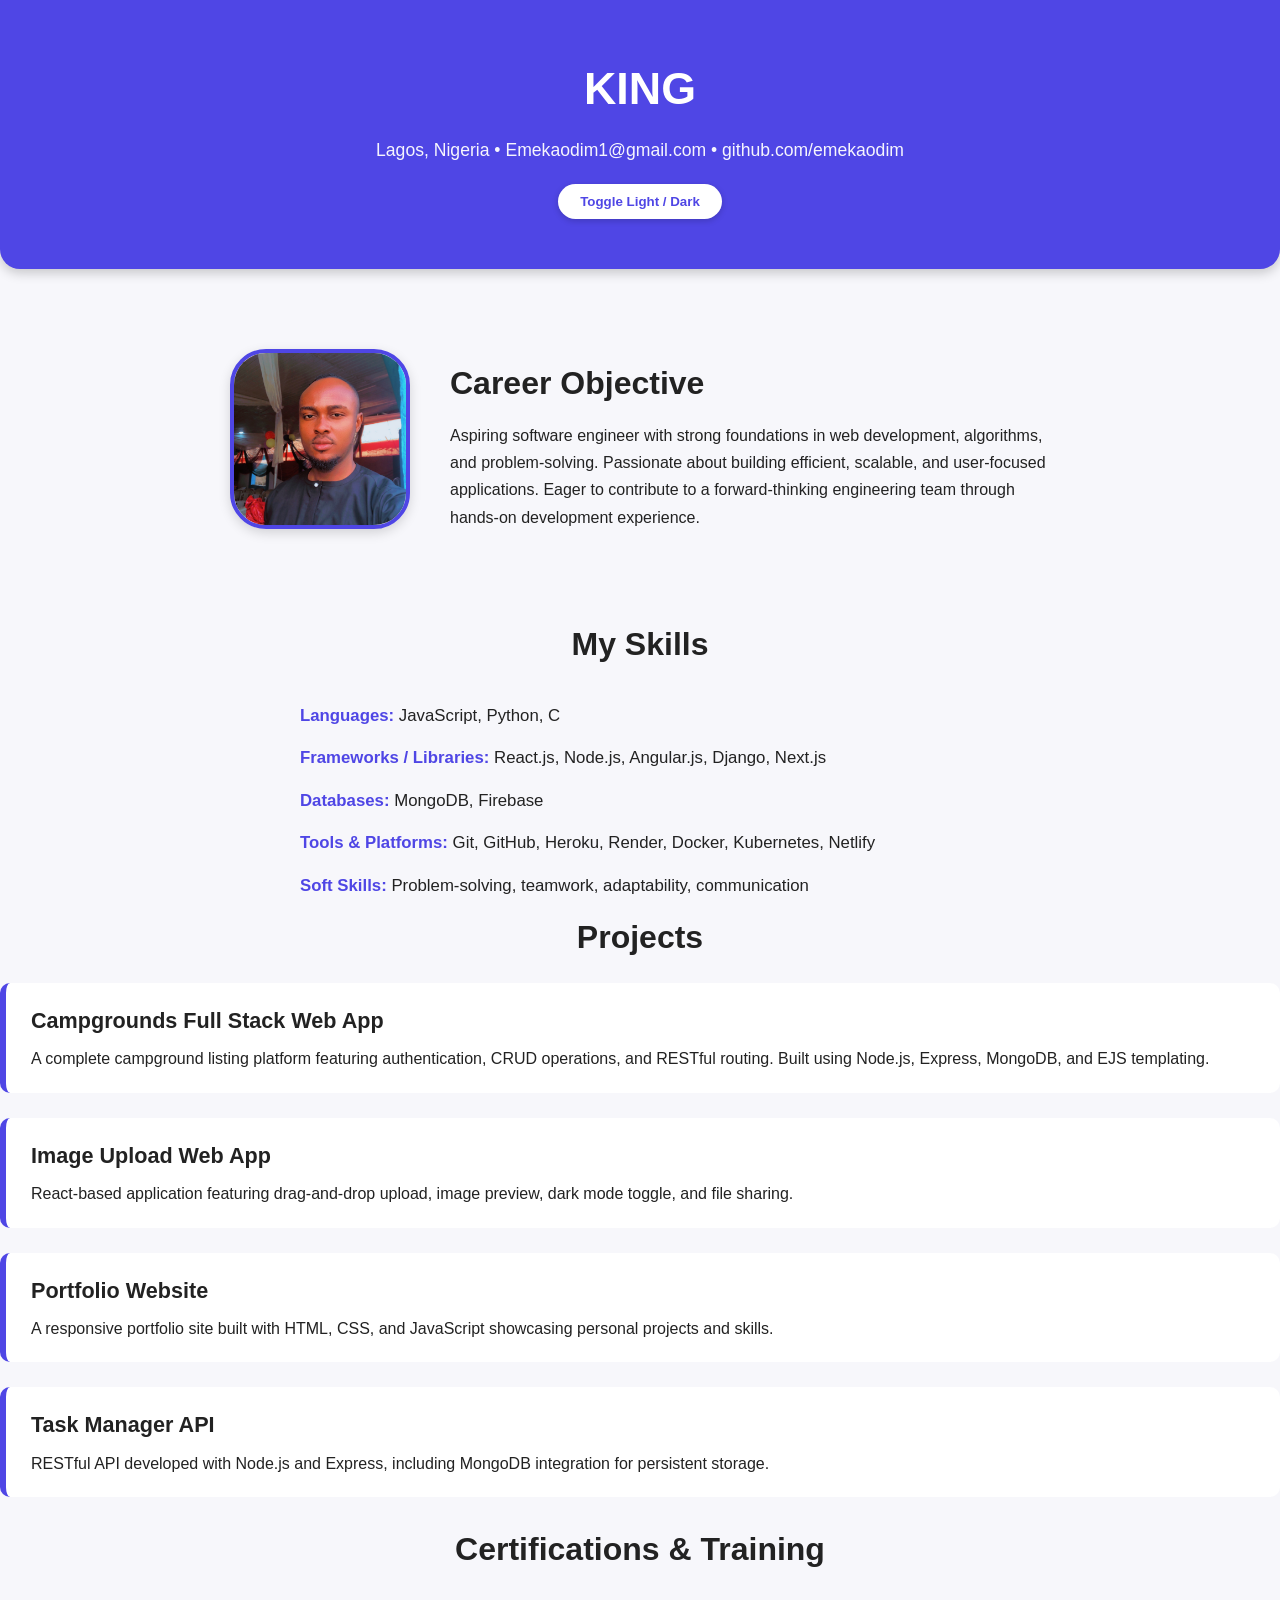
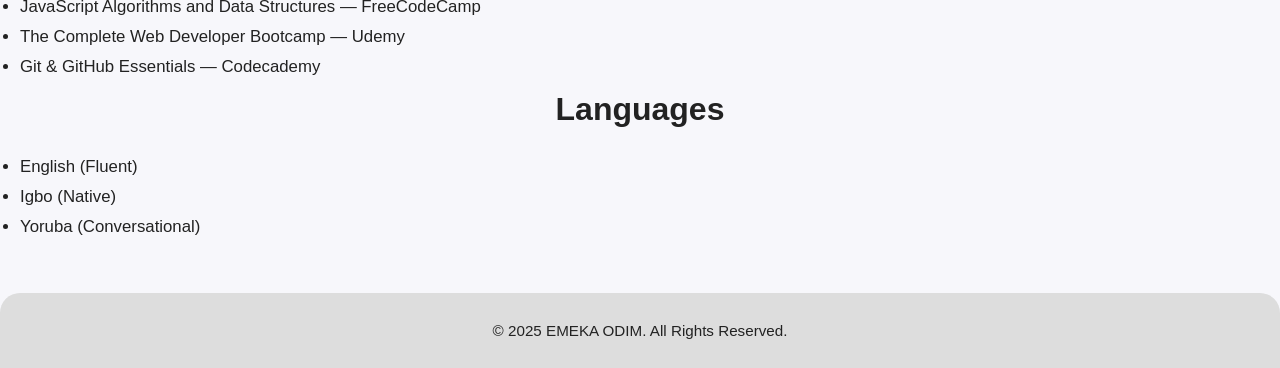
<file: index.html>
<!DOCTYPE html>
<html lang="en">

<head>
    <meta charset="UTF-8">
    <meta name="viewport" content="width=device-width, initial-scale=1.0">
    <title>King — Portfolio</title>
    <link rel="stylesheet" href="css/king.css">
</head>

<body>

    <!-- ===== HEADER ===== -->
    <header class="header">
        <h1>KING</h1>
        <p>Lagos, Nigeria • Emekaodim1@gmail.com • github.com/emekaodim</p>
        <button class="toggle-btn" onclick="toggleTheme()">Toggle Light / Dark</button>
    </header>

    <!-- ===== PROFILE SECTION ===== -->
    <section class="profile">
        <div class="profile-image">
            <img src="images/IMAGE.jpeg" alt="Profile Picture">
        </div>

        <div class="profile-info">
            <h2>Career Objective</h2>
            <p>
                Aspiring software engineer with strong foundations in web development, algorithms, 
                and problem-solving. Passionate about building efficient, scalable, and user-focused 
                applications. Eager to contribute to a forward-thinking engineering team through 
                hands-on development experience.
            </p>
        </div>
    </section>

    <!-- ===== SKILLS SECTION ===== -->
    <section class="skills-section">
        <h2>My Skills</h2>
        <ul class="skills-list">
            <li><strong>Languages:</strong> JavaScript, Python, C</li>
            <li><strong>Frameworks / Libraries:</strong> React.js, Node.js, Angular.js, Django, Next.js</li>
            <li><strong>Databases:</strong> MongoDB, Firebase</li>
            <li><strong>Tools & Platforms:</strong> Git, GitHub, Heroku, Render, Docker, Kubernetes, Netlify</li>
            <li><strong>Soft Skills:</strong> Problem-solving, teamwork, adaptability, communication</li>
        </ul>
    </section>

    <!-- ===== PROJECTS ===== -->
    <section class="projects">
        <h2>Projects</h2>

        <div class="project">
            <h3>Campgrounds Full Stack Web App</h3>
            <p>
                A complete campground listing platform featuring authentication, CRUD operations, and RESTful routing. 
                Built using Node.js, Express, MongoDB, and EJS templating.
            </p>
        </div>

        <div class="project">
            <h3>Image Upload Web App</h3>
            <p>
                React-based application featuring drag-and-drop upload, image preview, dark mode toggle, and file sharing.
            </p>
        </div>

        <div class="project">
            <h3>Portfolio Website</h3>
            <p>
                A responsive portfolio site built with HTML, CSS, and JavaScript showcasing personal projects and skills.
            </p>
        </div>

        <div class="project">
            <h3>Task Manager API</h3>
            <p>
                RESTful API developed with Node.js and Express, including MongoDB integration for persistent storage.
            </p>
        </div>
    </section>

    <!-- ===== CERTIFICATIONS ===== -->
    <section class="certifications">
        <h2>Certifications & Training</h2>
        <ul>
            <li>JavaScript Algorithms and Data Structures — FreeCodeCamp</li>
            <li>The Complete Web Developer Bootcamp — Udemy</li>
            <li>Git & GitHub Essentials — Codecademy</li>
        </ul>
    </section>

    <!-- ===== LANGUAGES ===== -->
    <section class="languages">
        <h2>Languages</h2>
        <ul>
            <li>English (Fluent)</li>
            <li>Igbo (Native)</li>
            <li>Yoruba (Conversational)</li>
        </ul>
    </section>

    <!-- ===== FOOTER ===== -->
    <footer class="footer">
        <p>© 2025 EMEKA ODIM. All Rights Reserved.</p>
    </footer>

    <script src="js/king.js"></script>
</body>

</html>
</file>
<file: css/king.css>
/* ===== RESET ===== */
* {
    margin: 0;
    padding: 0;
    box-sizing: border-box;
    font-family: "Inter", Arial, sans-serif;
}

body {
    background: #f7f7fb;
    color: #222;
    line-height: 1.7;
    transition: background 0.4s ease, color 0.4s ease;
}

/* Dark mode */
body.dark {
    background: #0f0f15;
    color: #f2f2f7;
}

/* Utilities */
.container {
    max-width: 1100px;
    margin: auto;
    padding: 0 20px;
}

/* ===== HEADER ===== */
.header {
    text-align: center;
    padding: 50px 20px;
    background: #4f46e5;
    color: white;
    border-bottom-left-radius: 20px;
    border-bottom-right-radius: 20px;
    box-shadow: 0 4px 12px rgb(0 0 0 / 20%);
}

body.dark .header {
    background: #292861;
    box-shadow: 0 4px 12px rgb(0 0 0 / 60%);
}

.header h1 {
    font-size: 2.8rem;
    font-weight: 700;
}

.header p {
    margin: 10px 0 18px;
    font-size: 1.1rem;
    opacity: 0.95;
}

.toggle-btn {
    padding: 10px 22px;
    border: none;
    border-radius: 30px;
    background: white;
    color: #4f46e5;
    cursor: pointer;
    font-weight: bold;
    transition: 0.3s;
    box-shadow: 0 2px 6px rgb(0 0 0 / 18%);
}

.toggle-btn:hover {
    background: #ececff;
    transform: translateY(-2px);
}



/* ===== PROFILE SECTION ===== */
.profile {
    max-width: 1100px;
    margin: 50px auto;
    padding: 30px;
    display: flex;
    gap: 40px;
    align-items: center;
    flex-wrap: wrap;
    justify-content: center;
}

.profile-image img {
    width: 180px;
    height: 180px;
    border-radius: 20%;
    object-fit: cover;
    border: 4px solid #4f46e5;
    /* object-position: top; */
    box-shadow: 0 4px 12px rgb(0 0 0 / 15%);
}

.profile-info {
    max-width: 600px;
}

.profile-info h2 {
    font-size: 2rem;
    margin-bottom: 12px;
}



/* ===== CARD STYLE (used for skills, projects, certifications, languages) ===== */
.card {
    background: white;
    padding: 25px 30px;
    margin: 20px auto;
    border-radius: 12px;
    box-shadow: 0 4px 12px rgb(0 0 0 / 10%);
    transition: 0.3s ease;
}

.card:hover {
    transform: translateY(-4px);
    box-shadow: 0 6px 18px rgb(0 0 0 / 18%);
}

body.dark .card {
    background: #1a1a24;
    box-shadow: 0 4px 12px rgb(0 0 0 / 40%);
}

body.dark .card:hover {
    box-shadow: 0 8px 18px rgb(0 0 0 / 60%);
}



/* ===== SKILLS SECTION ===== */
.skills-section h2 {
    font-size: 2rem;
    margin-bottom: 20px;
    text-align: center;
}

.skills-list {
    list-style: none;
    font-size: 1.05rem;
    display: grid;
    gap: 14px;
    max-width: 700px;
    margin: auto;
    padding: 10px;
}

.skills-list li strong {
    color: #4f46e5;
    font-weight: 600;
}

body.dark .skills-list li strong {
    color: #8f8fff;
}



/* ===== PROJECTS ===== */
.projects h2 {
    font-size: 2rem;
    margin-bottom: 18px;
    text-align: center;
}

.project {
    margin-bottom: 25px;
    padding: 20px 25px;
    background: white;
    border-left: 6px solid #4f46e5;
    border-radius: 10px;
    transition: 0.3s;
}

body.dark .project {
    background: #1c1c28;
    border-left: 6px solid #6363ff;
}

.project:hover {
    transform: translateY(-3px);
    box-shadow: 0 6px 16px rgb(0 0 0 / 15%);
}

.project h3 {
    font-size: 1.35rem;
    margin-bottom: 6px;
}



/* ===== CERTIFICATIONS ===== */
.certifications h2,
.languages h2 {
    font-size: 2rem;
    margin-bottom: 15px;
    text-align: center;
}

.certifications ul,
.languages ul {
    padding-left: 20px;
    line-height: 1.8;
    font-size: 1.05rem;
}



/* ===== FOOTER ===== */
.footer {
    text-align: center;
    padding: 25px;
    margin-top: 50px;
    background: #ddd;
    color: #222;
    font-size: 0.95rem;
    border-top-left-radius: 20px;
    border-top-right-radius: 20px;
}

body.dark .footer {
    background: #15151d;
    color: #bbb;
}



/* ===== RESPONSIVE ===== */
@media (max-width: 700px) {
    .profile-image img {
        width: 150px;
        height: 150px;
    }

    .project {
        padding: 18px;
    }

    .card {
        padding: 22px;
    }
}
</file>
